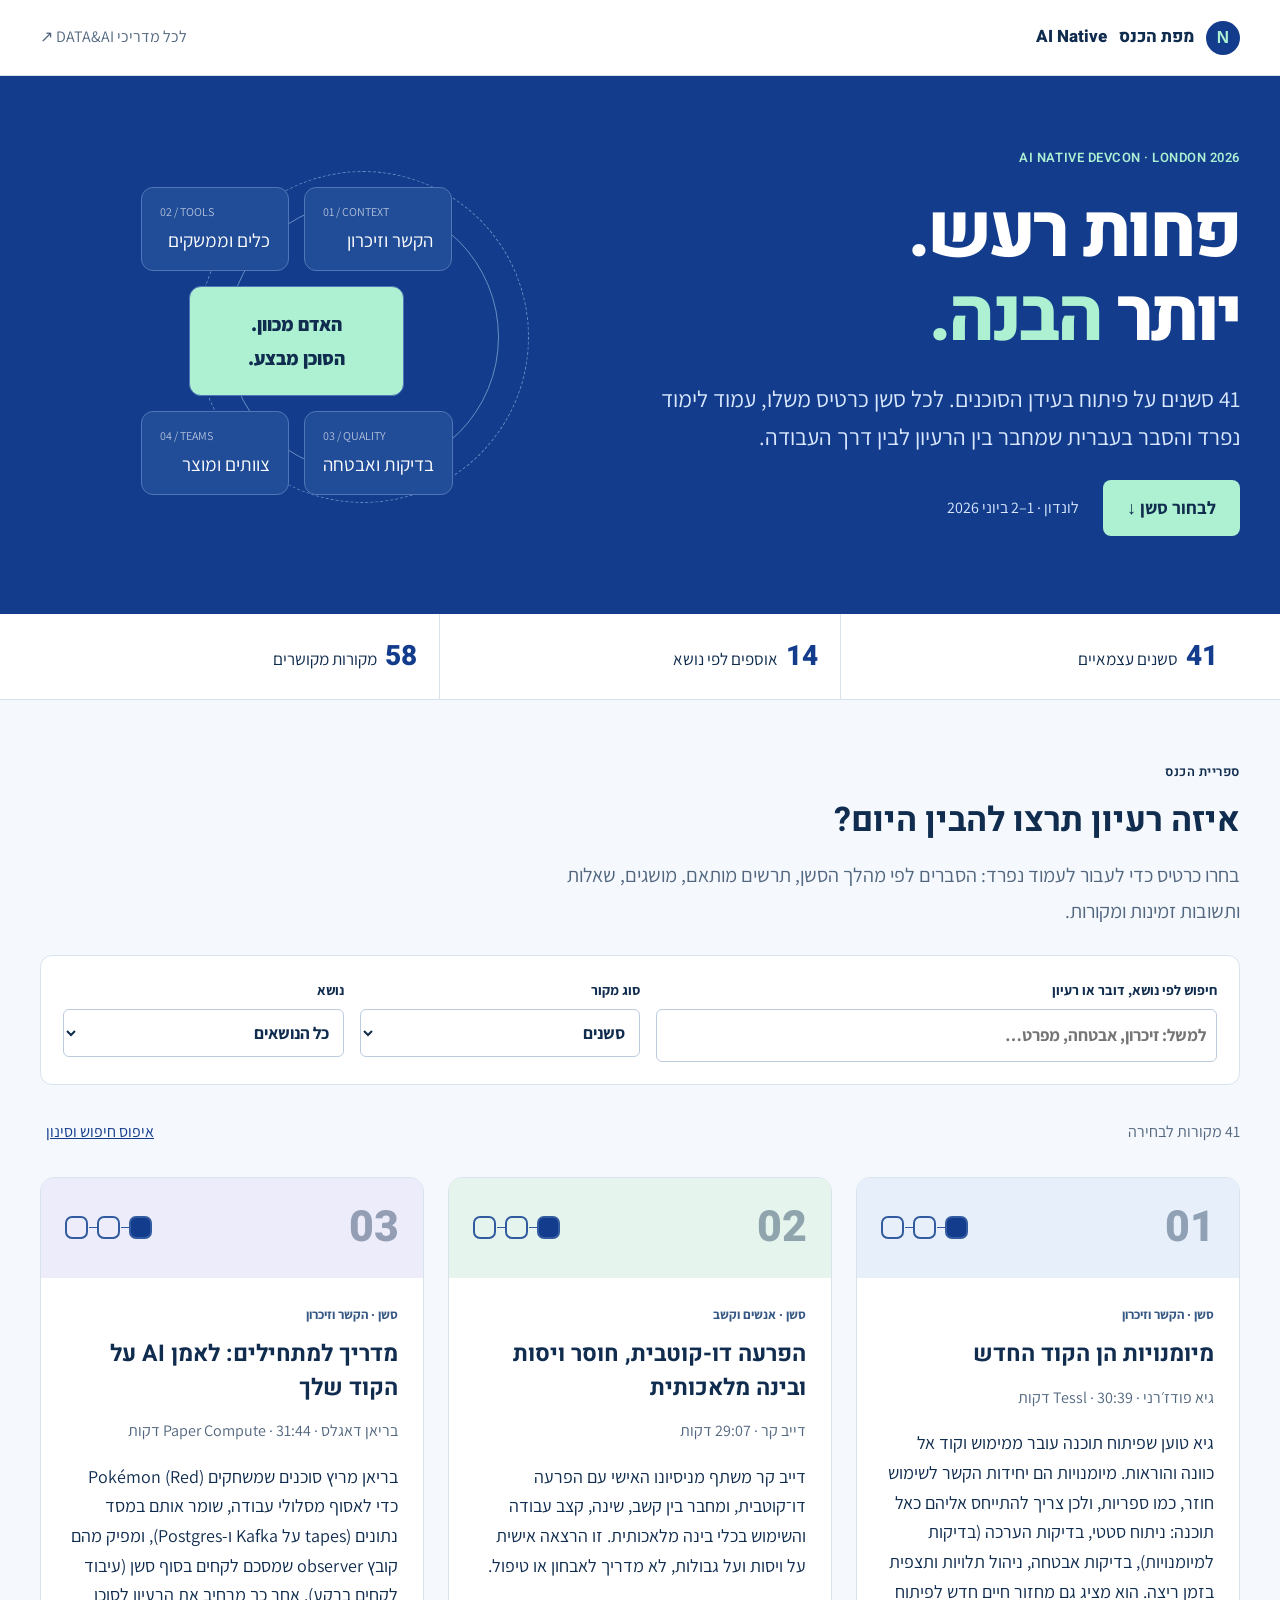
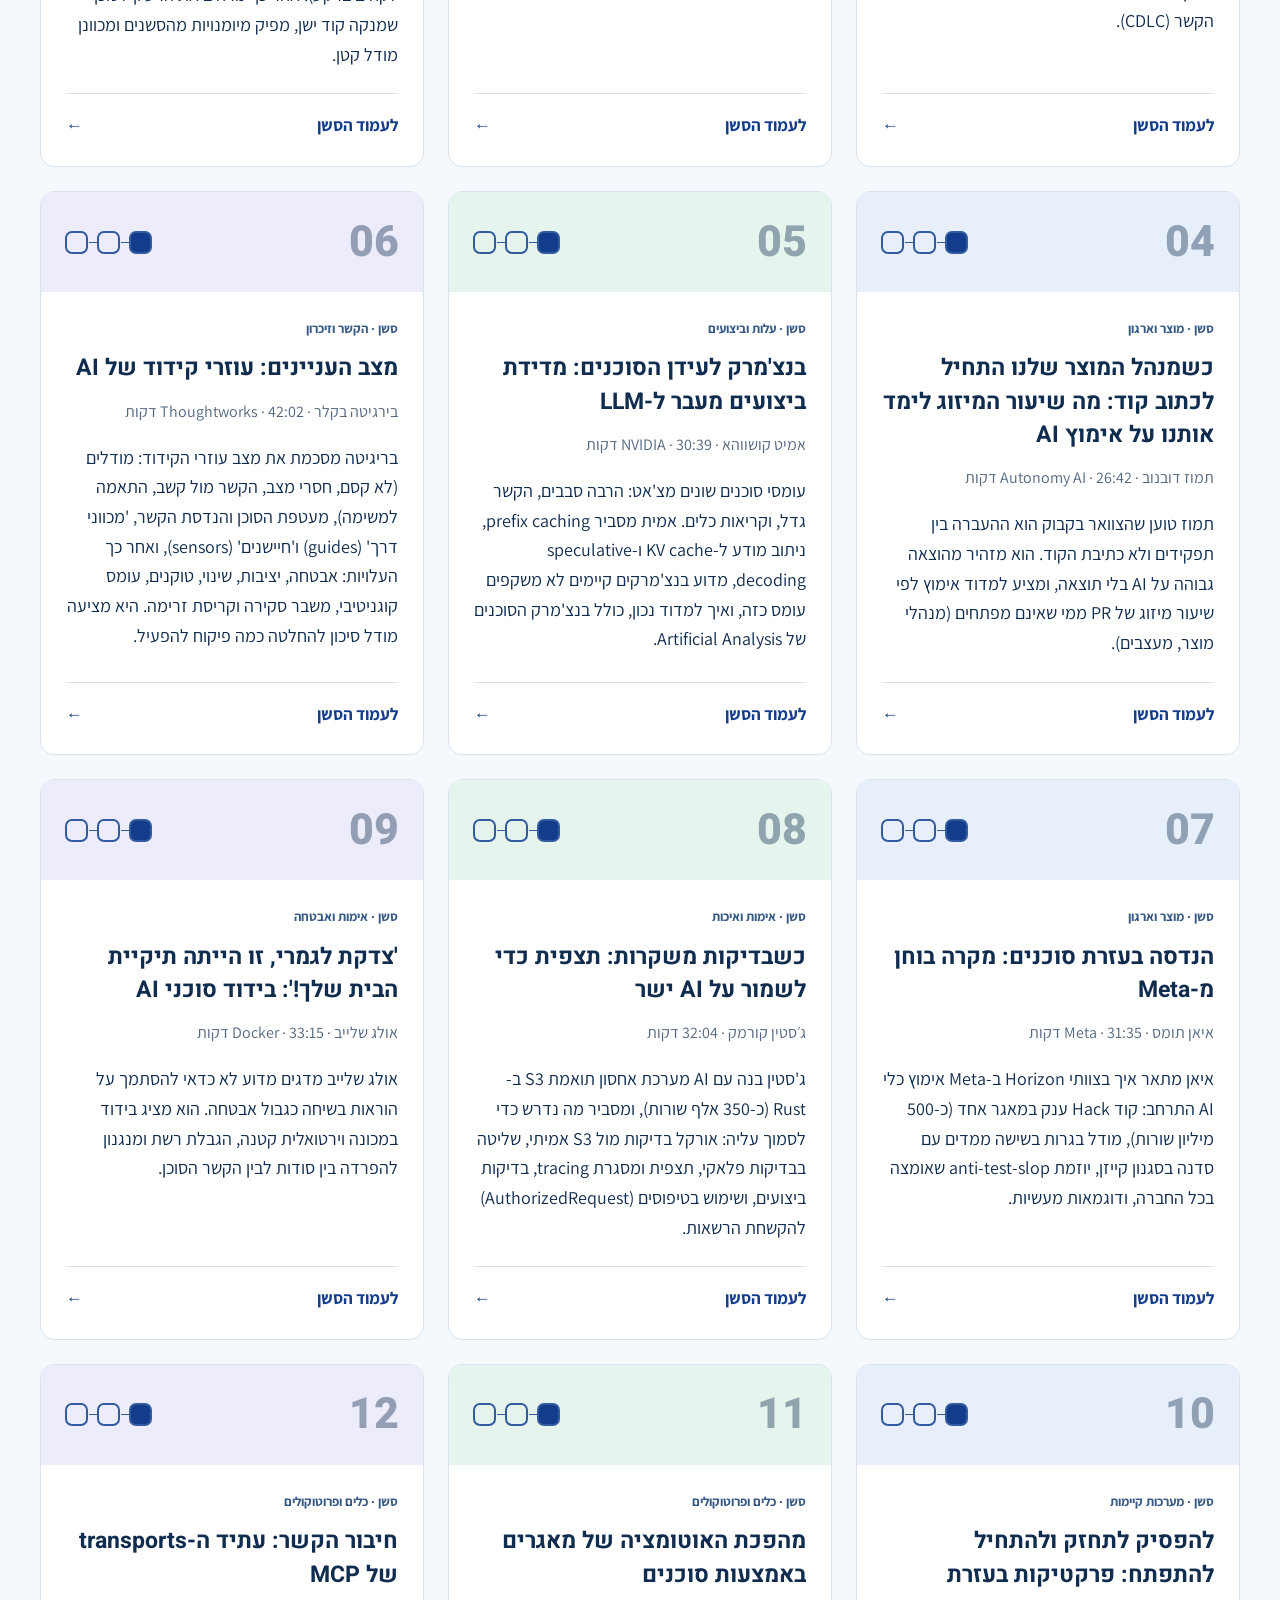
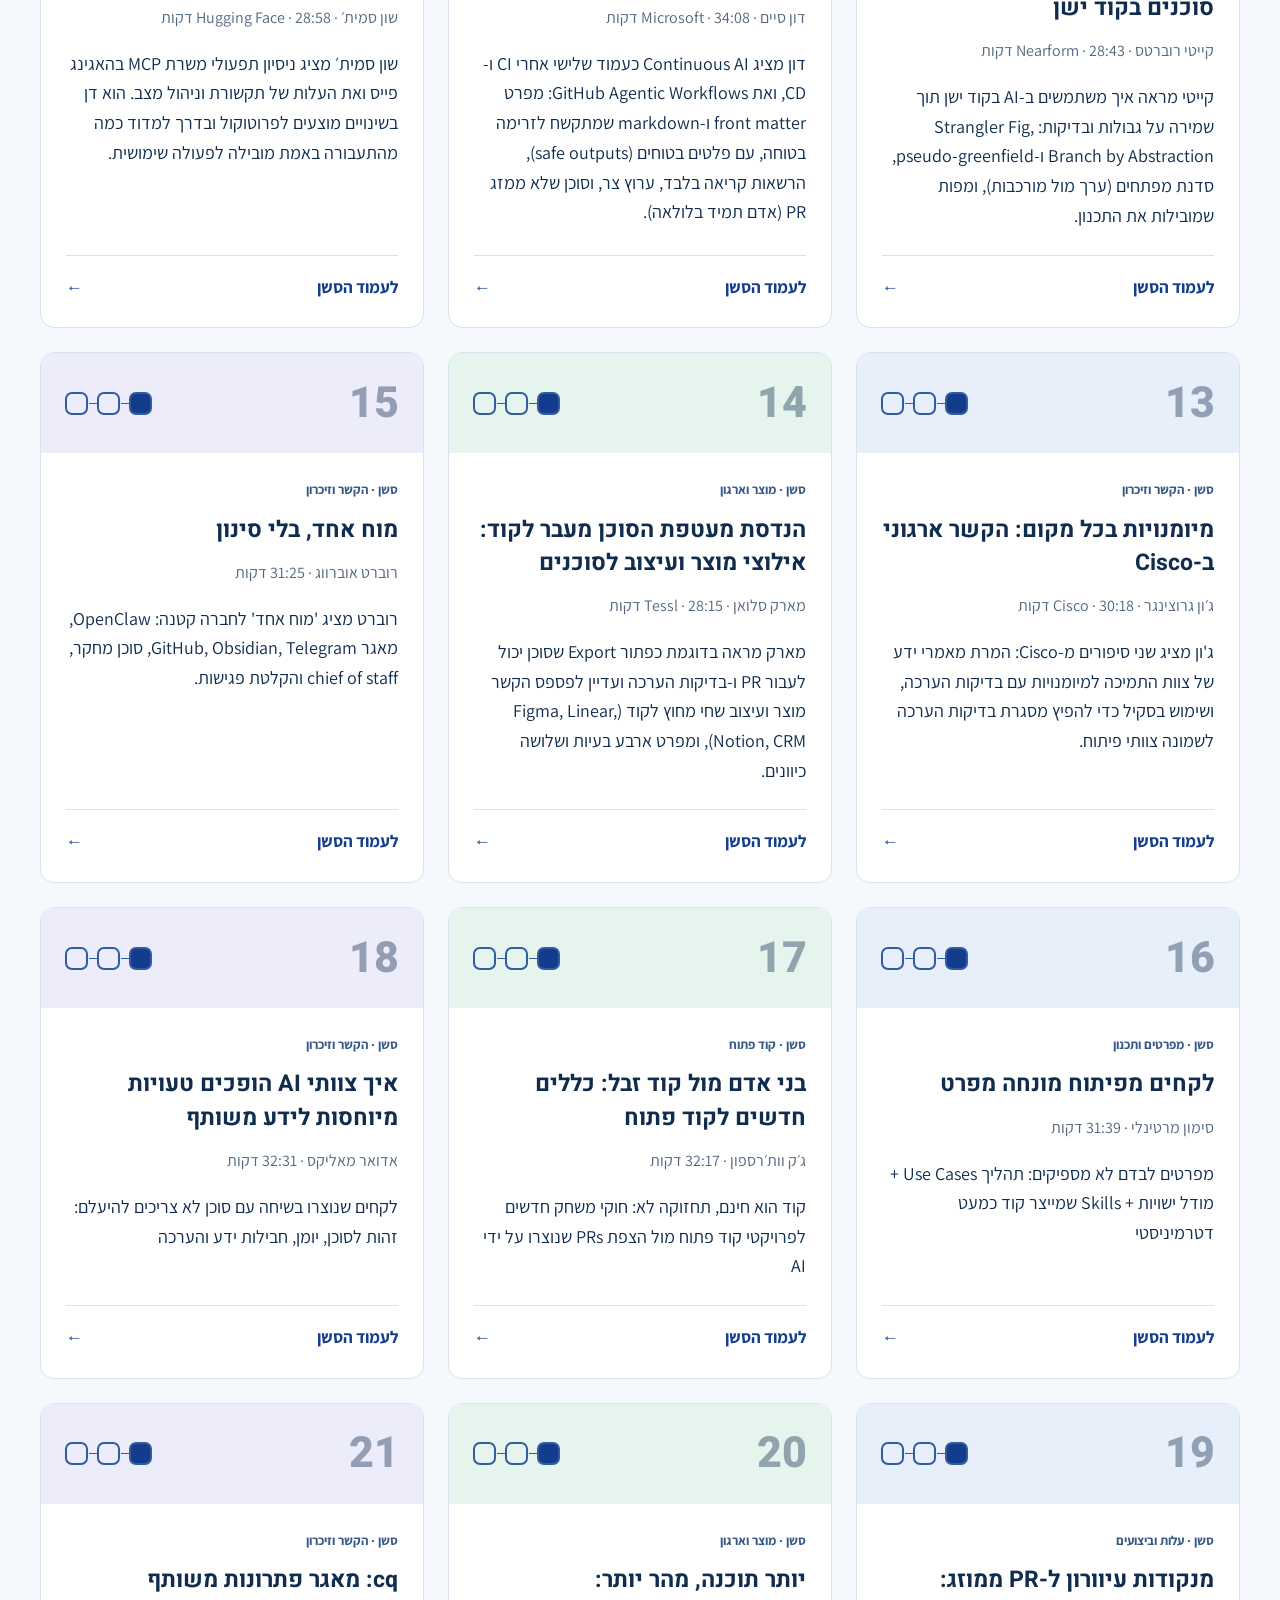
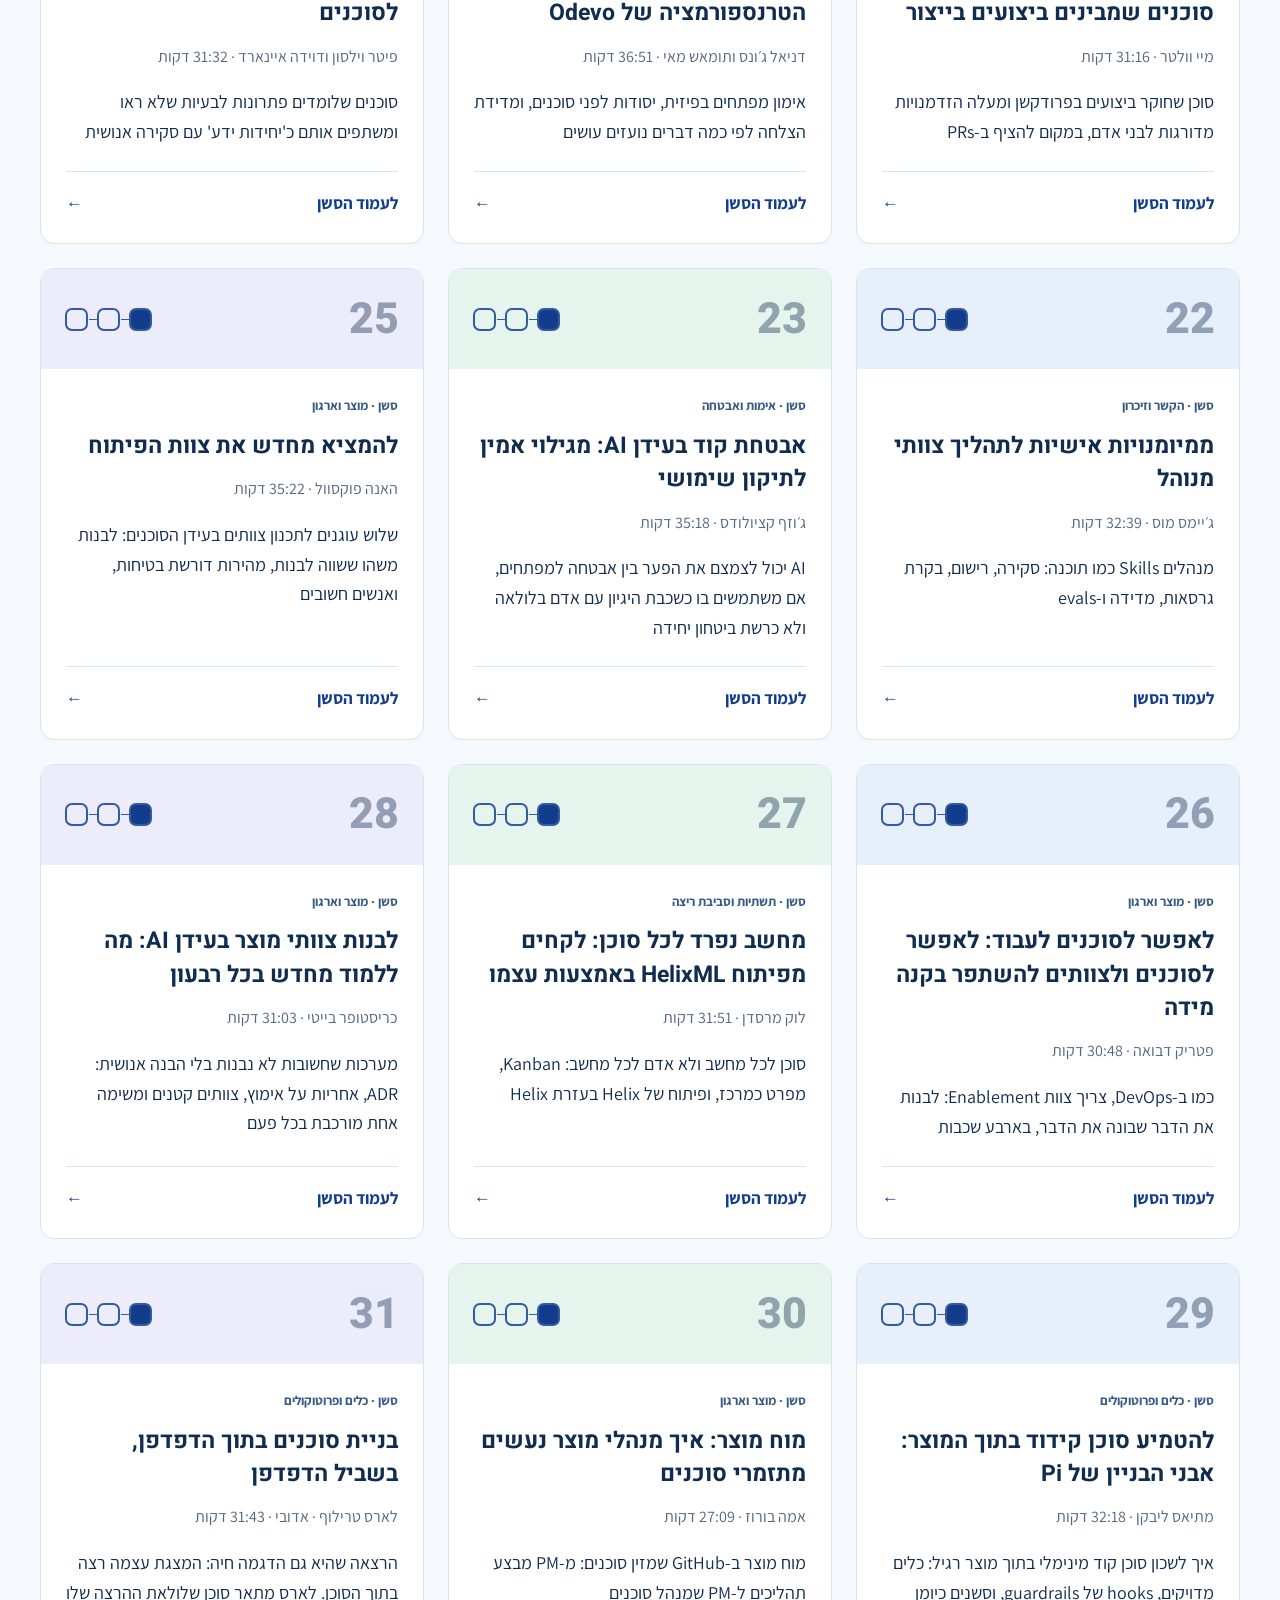
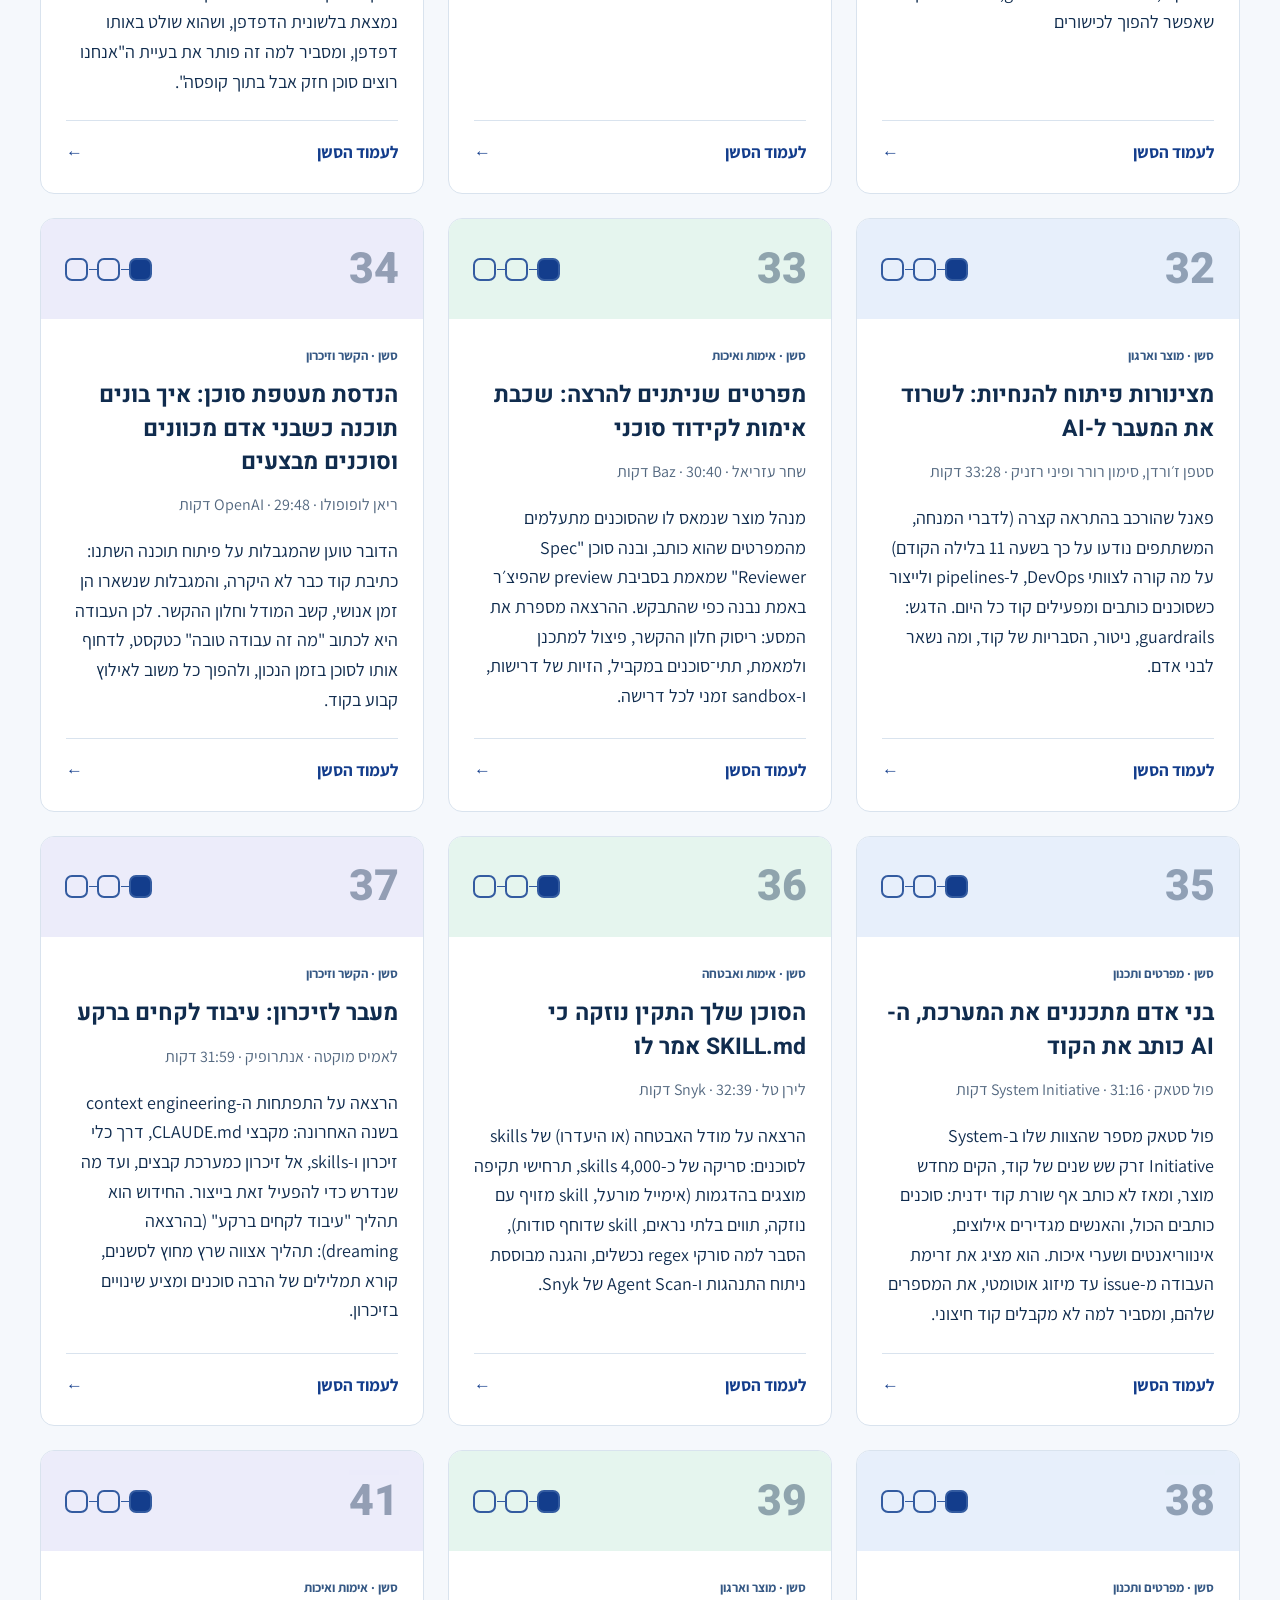
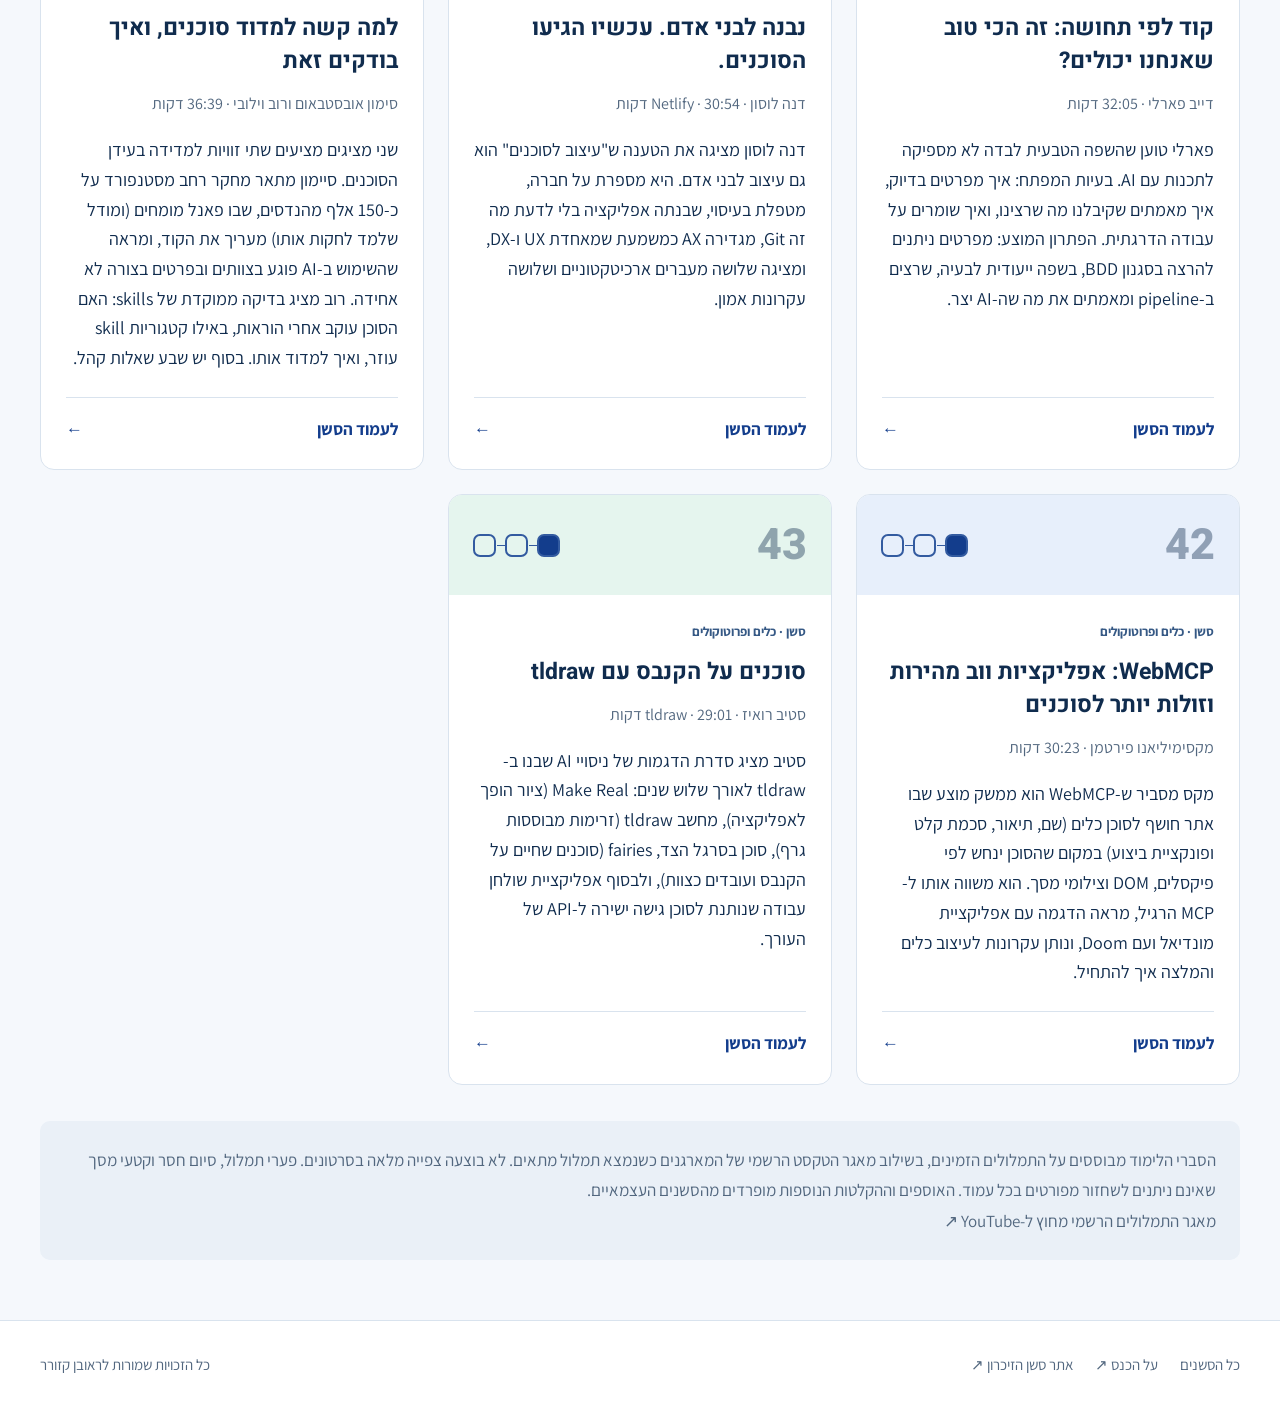
<file: index.html>
<!doctype html><html lang="he" dir="rtl"><head><meta charset="utf-8"><meta name="viewport" content="width=device-width,initial-scale=1"><title>מפת הכנס | להבין את עידן הסוכנים</title><meta name="description" content="ספריית סשנים בעברית עם עמוד נפרד לכל מקור"><link rel="stylesheet" href="v2.css"><meta name="theme-color" content="#133d8c"><meta property="og:title" content="מפת הכנס | להבין את עידן הסוכנים"><meta property="og:description" content="41 סשנים עם עמודי לימוד נפרדים בעברית, תרשימים ומקורות."></head><body><a class="skip" href="#main">דילוג לתוכן</a><header><div class="wrap bar"><a class="brand" href="index.html"><span class="mark">N</span>מפת הכנס <bdi>AI Native</bdi></a><a class="small" href="https://rkinstinct.github.io/data-ai-hub/">לכל מדריכי DATA&amp;AI ↗</a></div></header><main id="main"><div class="hero"><div class="wrap hero-inner"><div><div class="label"><bdi>AI NATIVE DEVCON · LONDON 2026</bdi></div><h1>פחות רעש.<br>יותר <span>הבנה.</span></h1><p>41 סשנים על פיתוח בעידן הסוכנים. לכל סשן כרטיס משלו, עמוד לימוד נפרד והסבר בעברית שמחבר בין הרעיון לבין דרך העבודה.</p><div class="hero-foot"><a class="btn light" href="#library">לבחור סשן ↓</a><span class="small" style="color:#d9e8ff">לונדון · 1–2 ביוני 2026</span></div></div><div class="map" role="img" aria-label="מפת נושאי הכנס"><div class="orbit-row"><div class="orbit-card"><i>01 / CONTEXT</i>הקשר וזיכרון</div><div class="orbit-card"><i>02 / TOOLS</i>כלים וממשקים</div></div><div class="orbit-row"><div class="orbit-card main">האדם מכוון.<br>הסוכן מבצע.</div></div><div class="orbit-row"><div class="orbit-card"><i>03 / QUALITY</i>בדיקות ואבטחה</div><div class="orbit-card"><i>04 / TEAMS</i>צוותים ומוצר</div></div></div></div></div><div class="stats"><div class="wrap"><div class="stat"><strong>41</strong>סשנים עצמאיים</div><div class="stat"><strong>14</strong>אוספים לפי נושא</div><div class="stat"><strong>58</strong>מקורות מקושרים</div></div></div><section id="library"><div class="wrap"><div class="section-head"><div class="label">ספריית הכנס</div><h2>איזה רעיון תרצו להבין היום?</h2><p>בחרו כרטיס כדי לעבור לעמוד נפרד: הסברים לפי מהלך הסשן, תרשים מותאם, מושגים, שאלות ותשובות זמינות ומקורות.</p></div><div class="filters"><label>חיפוש לפי נושא, דובר או רעיון<input id="search" type="search" placeholder="למשל: זיכרון, אבטחה, מפרט…"></label><label>סוג מקור<select id="type"><option value="session">סשנים</option><option value="compilation">אוספים לפי נושא</option><option value="other">הקלטות נוספות</option><option value="all">כל המקורות</option></select></label><label>נושא<select id="category"><option value="all">כל הנושאים</option></select></label></div><div class="resultbar"><span id="count" aria-live="polite"></span><button id="reset">איפוס חיפוש וסינון</button></div><div id="cards" class="grid"></div><div class="source-note">הסברי הלימוד מבוססים על התמלולים הזמינים, בשילוב מאגר הטקסט הרשמי של המארגנים כשנמצא תמלול מתאים. לא בוצעה צפייה מלאה בסרטונים. פערי תמלול, סיום חסר וקטעי מסך שאינם ניתנים לשחזור מפורטים בכל עמוד. האוספים וההקלטות הנוספות מופרדים מהסשנים העצמאיים.<br><a href="https://github.com/AINativeDev/aidevcon-2026-ldn" target="_blank" rel="noopener">מאגר התמלולים הרשמי מחוץ ל-YouTube ↗</a></div></div></section></main><footer><div class="wrap bar"><div class="footlinks"><a href="index.html">כל הסשנים</a><a href="https://luma.com/aidevcon-ldn26" target="_blank" rel="noopener">על הכנס ↗</a><a href="https://rkinstinct.github.io/agent-memory-dreaming-he/" target="_blank" rel="noopener">אתר סשן הזיכרון ↗</a></div><div>כל הזכויות שמורות לראובן קזורר</div></div></footer><script src="data-a.js"></script><script src="data-b.js"></script><script src="data-2.js"></script><script src="data-3.js"></script><script src="data-4.js"></script><script src="data-5.js"></script><script src="data-6.js"></script><script src="data-7.js"></script><script src="portal.js"></script></body></html>
</file>
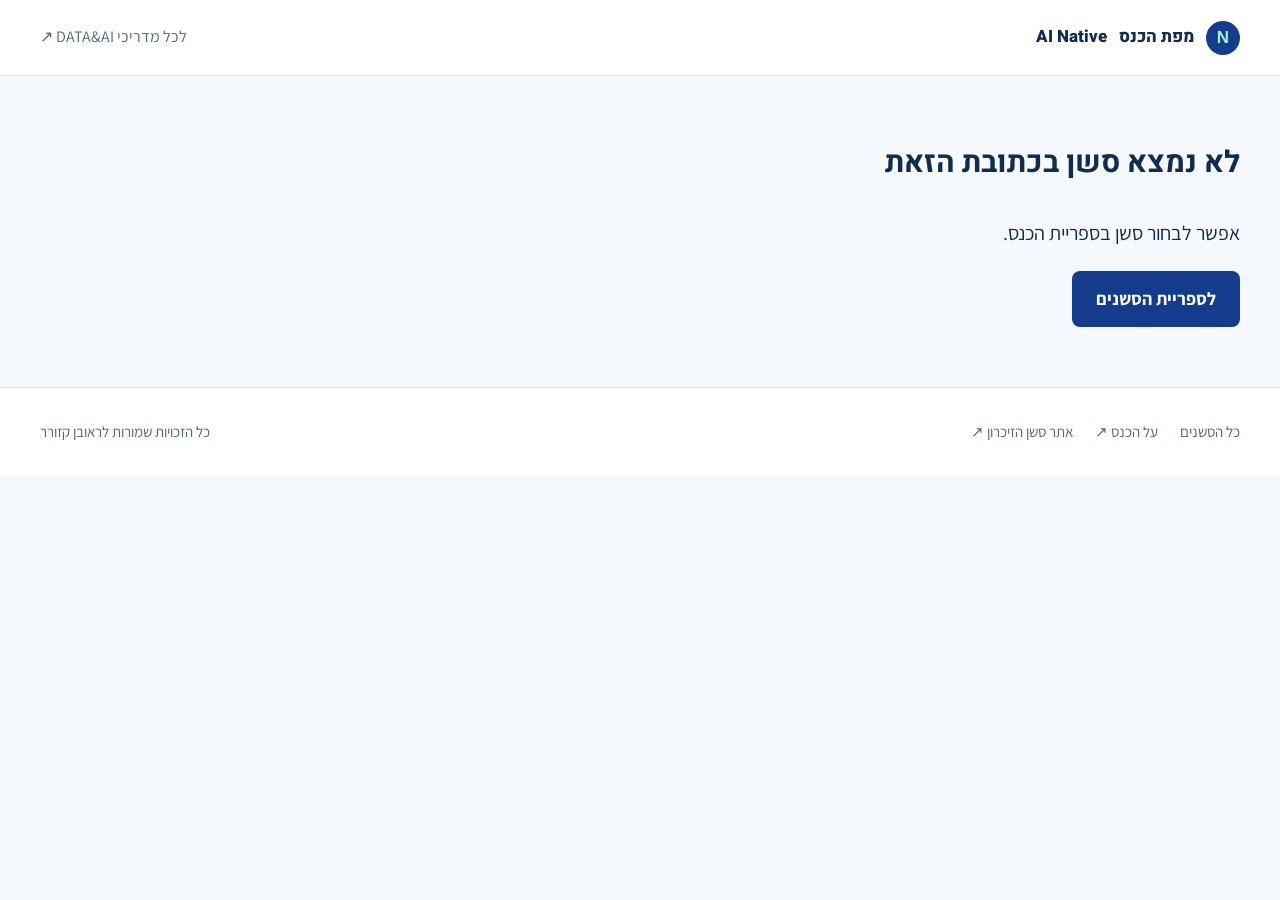
<file: session.html>
<!doctype html><html lang="he" dir="rtl"><head><meta charset="utf-8"><meta name="viewport" content="width=device-width,initial-scale=1"><title>סשן בכנס | הסבר בעברית</title><meta name="description" content="ספריית סשנים בעברית עם עמוד נפרד לכל מקור"><link rel="stylesheet" href="v2.css"></head><body><a class="skip" href="#main">דילוג לתוכן</a><header><div class="wrap bar"><a class="brand" href="index.html"><span class="mark">N</span>מפת הכנס <bdi>AI Native</bdi></a><a class="small" href="https://rkinstinct.github.io/data-ai-hub/">לכל מדריכי DATA&amp;AI ↗</a></div></header><main id="main"><noscript>יש להפעיל JavaScript כדי לפתוח את תוכן הסשן. <a href="index.html">לספריית הכנס</a></noscript></main><footer><div class="wrap bar"><div class="footlinks"><a href="index.html">כל הסשנים</a><a href="https://luma.com/aidevcon-ldn26" target="_blank" rel="noopener">על הכנס ↗</a><a href="https://rkinstinct.github.io/agent-memory-dreaming-he/" target="_blank" rel="noopener">אתר סשן הזיכרון ↗</a></div><div>כל הזכויות שמורות לראובן קזורר</div></div></footer><script src="data-a.js"></script><script src="data-b.js"></script><script src="data-2.js"></script><script src="data-3.js"></script><script src="data-4.js"></script><script src="data-5.js"></script><script src="data-6.js"></script><script src="data-7.js"></script><script src="session.js"></script></body></html>
</file>
<file: v2.css>
@import url('https://fonts.googleapis.com/css2?family=Assistant:wght@400;600;700;800&family=Heebo:wght@400;600;700;800&display=swap');
:root{--ink:#102c4e;--blue:#133d8c;--mint:#adf0d2;--bg:#f5f8fc;--muted:#52677f;--line:#d9e3ee}
*{box-sizing:border-box}
html{scroll-behavior:smooth}
body{margin:0;background:var(--bg);color:var(--ink);font:20px/1.8 Assistant,Arial,sans-serif}
h1,h2,h3,button,.brand,.label{font-family:Heebo,Arial,sans-serif}
h1,h2,h3,p{margin-top:0}
a{color:inherit;text-decoration:none}
a:hover{text-decoration:underline;text-underline-offset:5px}
a,button,input,select{touch-action:manipulation}
a:focus-visible,button:focus-visible,input:focus-visible,select:focus-visible{outline:3px solid #00795b;outline-offset:5px}
button,input,select{font:inherit}
.wrap{width:min(1200px,calc(100% - 64px));margin:auto}
header{height:76px;border-bottom:1px solid var(--line);background:#fff;display:flex;align-items:center}
.bar{display:flex;justify-content:space-between;align-items:center;gap:20px}
.brand{font-size:17px;font-weight:800;display:flex;gap:12px;align-items:center}
.mark{display:grid;place-items:center;width:34px;height:34px;background:var(--blue);color:var(--mint);border-radius:50%;font:700 17px Arial}
.small{font-size:16px;color:var(--muted)}
.label{font-size:13px;font-weight:600;letter-spacing:.04em}
.hero{background:var(--blue);color:white;overflow:hidden}
.hero-inner{display:grid;grid-template-columns:1.2fr 1fr;gap:70px;align-items:center;padding:70px 0 78px}
.hero h1{font-size:clamp(44px,5.8vw,76px);font-weight:800;line-height:1.13;letter-spacing:-.04em;margin:22px 0}
.hero h1 span,.hero .label{color:var(--mint)}
.hero p{font-size:23px;color:#d9e8ff;line-height:1.65;max-width:600px}
.btn{display:inline-flex;align-items:center;justify-content:center;gap:16px;min-height:48px;padding:12px 24px;background:var(--blue);color:white;font-size:18px;font-weight:700;border:0;border-radius:8px;cursor:pointer}
.btn.light{background:var(--mint);color:var(--ink)}
.btn.line{background:transparent;border:1px solid var(--line);color:var(--ink)}
.hero-foot{display:flex;gap:24px;align-items:center;flex-wrap:wrap}
.map{position:relative;min-height:330px;display:flex;flex-direction:column;gap:15px;justify-content:center}
.map:before,.map:after{content:'';position:absolute;width:270px;height:270px;inset:25px 55px;border:1px solid #688dc3;border-radius:50%;animation:turn 60s linear infinite}
.map:after{width:330px;height:330px;inset:-5px 25px;border-style:dashed;animation-direction:reverse}
.orbit-row{display:flex;justify-content:center;gap:15px;position:relative;z-index:1}
.orbit-card{background:#204c98;border:1px solid #5077b7;border-radius:12px;padding:13px 18px;min-width:148px;font-size:19px}
.orbit-card.main{background:var(--mint);color:var(--ink);font-weight:800;padding:20px 30px;min-width:215px;text-align:center}
.orbit-card i{font-style:normal;display:block;font-size:12px;opacity:.65;direction:ltr}
.stats{border-bottom:1px solid var(--line);background:white}
.stats .wrap{display:flex}
.stat{flex:1;padding:22px;border-left:1px solid var(--line);font-size:17px}
.stat:last-child{border:0}
.stat strong{font:800 28px Heebo;margin-left:8px;color:var(--blue)}
section{padding:60px 0}
.section-head h2{font-size:34px;margin:6px 0}
.section-head p{color:var(--muted);max-width:700px}
.filters{display:grid;grid-template-columns:2fr 1fr 1fr;gap:16px;background:white;border:1px solid var(--line);border-radius:12px;padding:22px;margin:26px 0}
.filters label{font-size:14px;font-weight:700}
.filters input,.filters select{display:block;width:100%;min-height:48px;border:1px solid #bbcbdc;border-radius:6px;background:white;color:var(--ink);padding:10px;font-size:17px;margin-top:6px}
.resultbar{display:flex;justify-content:space-between;align-items:center;color:var(--muted);font-size:16px;margin-bottom:22px}
.resultbar button{background:none;border:0;color:var(--blue);text-decoration:underline;cursor:pointer;min-height:44px}
.grid{display:grid;grid-template-columns:repeat(3,minmax(0,1fr));gap:24px}
.card{background:white;border:1px solid var(--line);border-radius:14px;overflow:hidden;display:flex;flex-direction:column;transition:transform .2s,box-shadow .2s}
.card:hover{transform:translateY(-4px);box-shadow:0 14px 32px #133d8c12}
.card-top{height:100px;background:#e7effb;display:flex;align-items:center;justify-content:space-between;padding:20px 24px}
.card:nth-child(3n+2) .card-top{background:#e5f5ee}
.card:nth-child(3n) .card-top{background:#ececfa}
.num{font:800 43px Heebo;opacity:.4}
.mini{display:flex;gap:9px;direction:ltr}
.mini i{width:23px;height:23px;border:2px solid #335ba0;border-radius:7px;position:relative}
.mini i:after{content:'';position:absolute;left:22px;top:9px;width:10px;height:1px;background:#335ba0}
.mini i:last-child{background:var(--blue)}
.mini i:last-child:after{display:none}
.card-body{padding:25px;display:flex;flex-direction:column;flex:1}
.tag{font-size:13px;color:#365985;font-weight:700;margin-bottom:12px}
.card h3{font-size:23px;line-height:1.45;margin-bottom:12px}
.speaker{font-size:16px;color:var(--muted);margin-bottom:16px}
.card p{font-size:18px;line-height:1.65;margin-bottom:24px}
.card-link{margin-top:auto;padding-top:16px;border-top:1px solid var(--line);color:var(--blue);display:flex;justify-content:space-between;font-weight:700;font-size:17px;min-height:44px}
.source-note{background:#eaf0f7;padding:24px;border-radius:10px;font-size:17px;color:var(--muted);margin-top:36px}
.empty{text-align:center;padding:65px;background:white;border:1px solid var(--line);border-radius:12px;grid-column:1/-1}
footer{border-top:1px solid var(--line);padding:30px 0;background:white;font-size:15px;color:var(--muted)}
.footlinks{display:flex;gap:22px;flex-wrap:wrap}
.breadcrumbs{padding:20px 0;font-size:16px;color:var(--muted)}
.session-hero{background:var(--blue);color:white;padding:55px 0 65px}
.session-hero .wrap{display:grid;grid-template-columns:1.6fr 1fr;gap:65px;align-items:center}
.session-hero h1{font-size:clamp(34px,4.3vw,54px);line-height:1.3;margin:20px 0;letter-spacing:-.025em}
.session-hero .speaker{color:#dbe8ff;font-size:20px}
.session-hero .label{color:var(--mint)}
.question{font-size:26px;line-height:1.55;color:#dbe8ff;margin:0}
.seal{position:relative;height:240px;display:flex;align-items:center;justify-content:center}
.seal span{font:800 112px Heebo;color:var(--mint);z-index:1}
.seal:before,.seal:after{content:'';position:absolute;width:215px;height:215px;border:1px solid #688dc3;border-radius:50%}
.seal:after{width:260px;height:260px;border-style:dashed;animation:turn 60s linear infinite}
.session-nav{background:white;border-bottom:1px solid var(--line)}
.session-nav .wrap{display:flex;gap:28px;flex-wrap:wrap;padding:16px 0;font-size:16px;font-weight:700}
.learn-layout{display:grid;grid-template-columns:minmax(0,1fr) 250px;gap:70px;align-items:start}
.reading{min-width:0}
.reading h2{font-size:32px;line-height:1.4;margin-bottom:24px}
.lead{font-size:24px;line-height:1.9}
.reading-section{padding:0 0 48px;scroll-margin-top:25px}
.reading-section+.reading-section{padding-top:38px;border-top:1px solid var(--line)}
.side{position:sticky;top:30px;font-size:16px;border-right:3px solid var(--mint);padding-right:24px}
.side h3{font-size:17px}
.side a{display:block;padding:8px 0;color:var(--muted)}
.side .btn{color:white;margin-top:20px;font-size:16px;display:flex;padding:12px 15px}
.mechanism{background:white;border:1px solid var(--line);border-radius:14px;padding:30px}
.flow{display:grid;grid-template-columns:1fr 25px 1fr 25px 1fr;gap:8px;align-items:center}
.node{min-height:100px;background:#e9f0fb;border-radius:9px;padding:15px;text-align:center;display:flex;flex-direction:column;align-items:center;justify-content:center;font-size:18px;font-weight:700}
.node:last-child{background:#d9f5e8}
.node span{font:500 12px Heebo;color:#4e6a8b;margin-bottom:9px}
.arrow{text-align:center;color:#6885a7;font-size:26px}
.caption{font-size:14px;color:var(--muted);margin:18px 0 0}
.point{display:grid;grid-template-columns:45px 1fr;gap:20px;padding:25px 0;border-bottom:1px solid var(--line)}
.point:last-child{border:0}
.point-num{font:700 25px Heebo;color:#708bab}
.point p{margin:0;font-size:21px;line-height:1.85}
.coverage{font-size:18px;line-height:1.8;background:#eaf0f7;padding:26px;border-radius:10px}
.coverage strong{display:block;margin-bottom:8px}
.source-actions{display:flex;gap:14px;flex-wrap:wrap;margin-top:22px}
.neighbors{display:grid;grid-template-columns:1fr 1fr;gap:22px;padding-top:30px}
.neighbor{background:white;padding:22px;border:1px solid var(--line);border-radius:10px;font-size:18px}
.neighbor small{display:block;color:var(--muted);margin-bottom:8px}
.progress{position:fixed;top:0;right:0;height:3px;background:#4ccea0;z-index:20;width:0}
.skip{position:absolute;top:-70px;right:20px;z-index:99;background:white;padding:10px}
.skip:focus{top:10px}
.draft{background:#fff5c6;padding:12px 24px;text-align:center;font-size:16px}
@keyframes turn{to{transform:rotate(360deg)}
}

@media(max-width:950px){.hero-inner{gap:25px}
.grid{grid-template-columns:repeat(2,minmax(0,1fr))}
.learn-layout{grid-template-columns:1fr;gap:0}
.side{display:none}
.session-hero .wrap{gap:30px;grid-template-columns:1.8fr .7fr}
.seal:before{width:150px;height:150px}
.seal:after{width:190px;height:190px}
.seal span{font-size:85px}
.orbit-card{min-width:120px;font-size:16px}
.map:before{inset:30px 20px}
.map:after{inset:0 -15px}
}
@media(max-width:650px){body{font-size:19px}
.wrap{width:calc(100% - 36px)}
header{height:66px}
.brand{font-size:14px;gap:8px}
.bar>.small{font-size:13px;max-width:90px}
.hero-inner{display:block;padding:40px 0}
.hero h1{font-size:44px}
.hero p{font-size:21px}
.hero-foot{gap:18px}
.map{min-height:245px;max-width:330px;margin:35px auto 0;gap:10px}
.map:before{width:190px;height:190px;inset:25px 65px}
.map:after{width:240px;height:240px;inset:0 40px}
.orbit-card{padding:9px 14px;min-width:130px;font-size:16px}
.orbit-card.main{padding:13px 22px;min-width:190px}
.stats .wrap{width:100%}
.stat{padding:18px 10px;text-align:center;font-size:13px}
.stat strong{display:block;font-size:27px;margin:0}
section{padding:40px 0}
.section-head h2{font-size:29px}
.section-head p{font-size:18px}
.filters{grid-template-columns:1fr 1fr;padding:17px;gap:14px}
.filters label:first-child{grid-column:1/-1}
.filters input,.filters select{font-size:16px}
.grid{grid-template-columns:1fr;gap:20px}
.card-top{height:85px}
.card h3{font-size:24px}
.card-body{padding:23px}
.card p{font-size:19px}
.resultbar{font-size:15px}
.session-hero{padding:35px 0 40px}
.session-hero .wrap{display:block}
.seal{display:none}
.session-hero h1{font-size:35px}
.session-hero .speaker{font-size:19px}
.question{font-size:23px}
.session-nav .wrap{gap:19px;font-size:15px}
.breadcrumbs{font-size:14px;padding:16px 0}
.reading h2{font-size:29px}
.lead{font-size:22px;line-height:1.85}
.reading-section{padding-bottom:34px}
.reading-section+.reading-section{padding-top:30px}
.mechanism{padding:22px}
.flow{grid-template-columns:1fr;gap:7px}
.node{min-height:76px;font-size:20px}
.arrow{transform:rotate(-90deg);line-height:1.1}
.point{grid-template-columns:29px 1fr;gap:13px;padding:22px 0}
.point-num{font-size:20px}
.point p{font-size:21px;line-height:1.8}
.coverage{padding:21px}
.source-actions{display:grid;grid-template-columns:1fr}
.neighbors{grid-template-columns:1fr;gap:15px}
footer .bar{display:block}
.footlinks{margin-bottom:18px;gap:17px}
footer{font-size:14px}
}
@media(prefers-reduced-motion:reduce){*,*:before,*:after{animation:none!important;transition:none!important;scroll-behavior:auto!important}
}

.basis{font-size:16px;line-height:1.75;color:var(--muted);border-right:3px solid #82bca5;padding:12px 20px;background:#edf3f8;margin-top:28px}
.chapter-kicker{display:flex;align-items:center;gap:14px;font-size:14px;color:#52677f;font-weight:700;margin-bottom:14px}
.chapter-kicker span{font:800 22px Heebo;color:#345c99}.chapter h3{font-size:26px;line-height:1.55;margin-bottom:20px}.chapter p,.chapter li{font-size:21px;line-height:1.9}.chapter p:last-child{margin-bottom:0}.side{max-height:calc(100vh - 60px);overflow-y:auto}.side a{line-height:1.6;font-size:14px}.flow{grid-template-columns:repeat(calc(var(--steps,3) * 2 - 1),minmax(0,1fr))}.flow .arrow{min-width:16px}.flow .node{overflow-wrap:anywhere;min-height:120px;padding:16px 10px}.question{font-size:23px}.session-hero .wrap{grid-template-columns:minmax(0,1fr) 220px}.session-hero h1{font-size:clamp(34px,4.3vw,54px)}
@media(max-width:950px){.flow{grid-template-columns:1fr}.flow .arrow{transform:rotate(-90deg)}.flow .node{min-height:80px}.session-hero .wrap{grid-template-columns:minmax(0,1fr) 160px}}
@media(max-width:650px){.chapter h3{font-size:25px}.chapter p,.chapter li{font-size:21px}.session-hero .wrap{display:block}.question{font-size:21px}.basis{padding:15px}.chapter-kicker{font-size:13px}}
.concept-nodes{display:grid;grid-template-columns:repeat(2,minmax(0,1fr));gap:14px}.concept-nodes .node{min-height:100px}.node small{font-size:15px;font-weight:400;margin-top:8px;line-height:1.7}.relations{margin-top:24px;border-top:1px solid var(--line);padding-top:16px}.relation{display:grid;grid-template-columns:1fr minmax(80px,.7fr) 1fr;gap:15px;align-items:center;padding:14px 0;border-bottom:1px solid var(--line);font-size:16px}.relation span{text-align:center;font-size:14px;color:var(--muted)}@media(max-width:650px){.concept-nodes{grid-template-columns:1fr}.relation{grid-template-columns:1fr;gap:6px;text-align:center}.relation span{border:0}.node small{font-size:17px}}
/* Long Hebrew diagram labels must wrap even without spaces. */
.node,.relation strong,.relation span{min-width:0;overflow-wrap:anywhere;word-break:normal}
</file>
